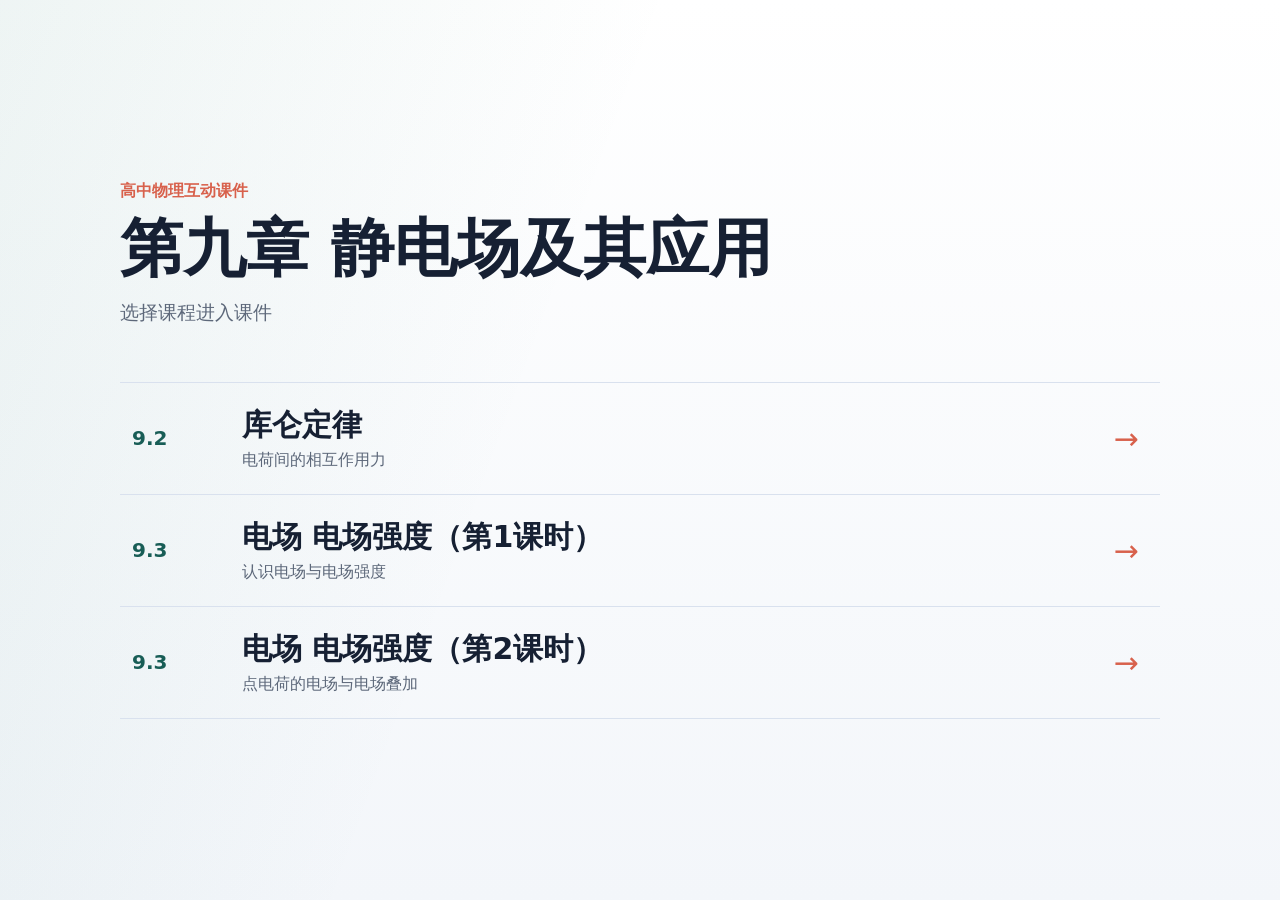
<file: index.html>
<!doctype html>
<html lang="zh-CN">
  <head>
    <meta charset="utf-8" />
    <meta name="viewport" content="width=device-width, initial-scale=1" />
    <title>第九章 静电场及其应用</title>
    <link rel="stylesheet" href="styles.css?v=10" />
  </head>
  <body class="home-page">
    <main class="course-home">
      <header class="home-heading">
        <p class="eyebrow">高中物理互动课件</p>
        <h1>第九章 静电场及其应用</h1>
        <p class="lead">选择课程进入课件</p>
      </header>

      <nav class="lesson-list" aria-label="课程列表">
        <a class="lesson-link" href="9.2/">
          <span class="lesson-number">9.2</span>
          <span class="lesson-copy">
            <strong>库仑定律</strong>
            <small>电荷间的相互作用力</small>
          </span>
          <span class="lesson-arrow" aria-hidden="true">&#8594;</span>
        </a>

        <a class="lesson-link" href="9.3.1/">
          <span class="lesson-number">9.3</span>
          <span class="lesson-copy">
            <strong>电场 电场强度（第1课时）</strong>
            <small>认识电场与电场强度</small>
          </span>
          <span class="lesson-arrow" aria-hidden="true">&#8594;</span>
        </a>

        <a class="lesson-link" href="9.3.2/">
          <span class="lesson-number">9.3</span>
          <span class="lesson-copy">
            <strong>电场 电场强度（第2课时）</strong>
            <small>点电荷的电场与电场叠加</small>
          </span>
          <span class="lesson-arrow" aria-hidden="true">&#8594;</span>
        </a>
      </nav>
    </main>
  </body>
</html>
</file>
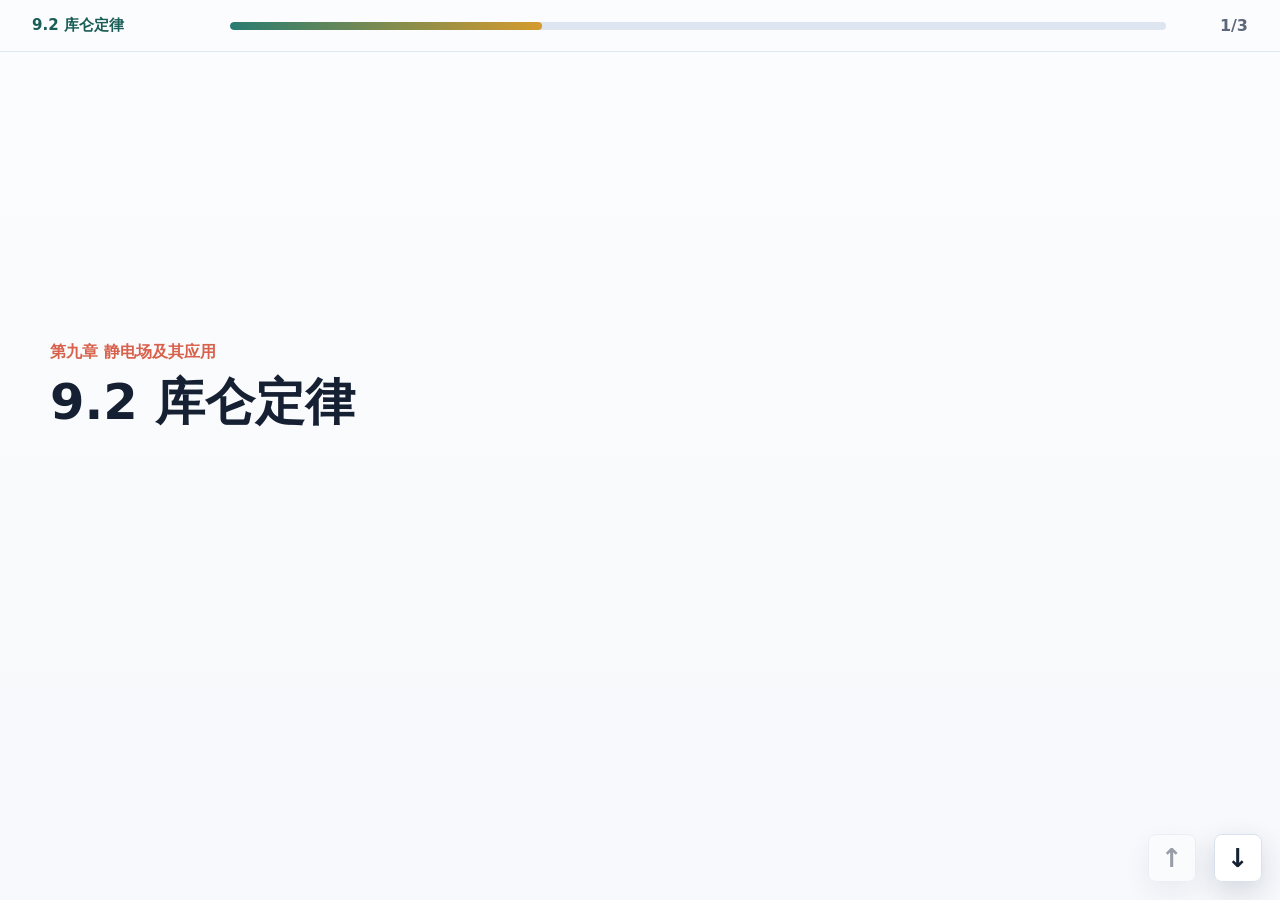
<file: 9.2/index.html>
<!doctype html>
<html lang="zh-CN">
  <head>
    <meta charset="utf-8" />
    <meta name="viewport" content="width=device-width, initial-scale=1" />
    <title>9.2 库仑定律</title>
    <link rel="stylesheet" href="../styles.css?v=10" />
  </head>
  <body data-asset-base="../" data-ggb-file="assets/9.2.ggb">
    <main class="deck" aria-label="9.2 库仑定律互动课件">
      <header class="topbar">
        <div class="course-mark"><a href="../" title="返回课程首页">9.2 库仑定律</a></div>
        <div class="progress-shell" aria-hidden="true"><div class="progress-bar" id="progressBar"></div></div>
        <div class="page-count" aria-live="polite"><span id="currentPage">1</span>/<span id="totalPages">3</span></div>
      </header>

      <section class="slides" id="slides">
        <article class="slide active" data-slide-title="导入" aria-hidden="false">
          <div class="slide-layout title-layout">
            <div class="title-copy">
              <p class="eyebrow reveal">第九章 静电场及其应用</p>
              <h1 class="reveal">9.2 库仑定律</h1>
              <p class="lead reveal">探究真空中两个静止点电荷之间相互作用力的规律。</p>
            </div>
            <div class="goal-panel reveal">
              <h2>本节目标</h2>
              <ul>
                <li>理解点电荷的理想模型</li>
                <li>掌握库仑定律的内容和适用条件</li>
                <li>会用库仑定律进行简单计算</li>
              </ul>
            </div>
            <button class="prompt-card reveal" type="button" data-flip-card>
              <span>导入问题</span>
              <strong>电荷量和距离怎样影响电荷间的作用力？</strong>
            </button>
          </div>
        </article>

        <article class="slide" data-slide-title="概念" aria-hidden="true">
          <div class="slide-layout concept-layout">
            <div class="section-heading">
              <p class="eyebrow reveal">核心规律</p>
              <h1 class="reveal">库仑力由哪些因素决定？</h1>
            </div>
            <div class="concept-grid">
              <button class="concept-card reveal" type="button" data-highlight>
                <span class="number">01</span><h2>电荷量</h2>
                <p>作用力大小与两点电荷电荷量的乘积成正比。</p>
              </button>
              <button class="concept-card reveal" type="button" data-highlight>
                <span class="number">02</span><h2>距离</h2>
                <p>作用力大小与两点电荷间距离的平方成反比。</p>
              </button>
              <button class="concept-card reveal" type="button" data-highlight>
                <span class="number">03</span><h2>方向</h2>
                <p>作用力沿两点电荷连线，同种相斥、异种相吸。</p>
              </button>
            </div>
            <div class="quiz reveal" data-quiz>
              <div><h2>课堂小测</h2><p>距离变为原来的 2 倍，库仑力变为原来的多少？</p></div>
              <div class="quiz-actions">
                <button type="button" data-answer="false">2 倍</button>
                <button type="button" data-answer="true">1/4</button>
                <button type="button" data-answer="false">1/2</button>
              </div>
              <p class="quiz-feedback" aria-live="polite"></p>
            </div>
          </div>
        </article>

        <article class="slide" data-slide-title="GeoGebra" aria-hidden="true">
          <div class="slide-layout geogebra-layout">
            <div class="section-heading">
              <p class="eyebrow reveal">动态探究</p>
              <h1 class="reveal">库仑力规律演示</h1>
              <p class="lead reveal">拖动 GeoGebra 中的对象，观察相关物理量的变化。</p>
            </div>
            <div class="ggb-stage">
              <div id="ggb-element" class="ggb-element" role="application" aria-label="GeoGebra applet"></div>
              <div class="ggb-fallback" id="ggbFallback" hidden>
                <h2>GeoGebra 暂未加载</h2><p id="ggbFallbackText">请确认 assets/9.2.ggb 已存在。</p>
              </div>
            </div>
          </div>
        </article>
      </section>

      <nav class="controls" aria-label="课件控制">
        <button class="icon-button" id="prevBtn" type="button" aria-label="上一步" title="上一步"><span aria-hidden="true">&#8593;</span></button>
        <button class="icon-button" id="nextBtn" type="button" aria-label="下一步" title="下一步"><span aria-hidden="true">&#8595;</span></button>
      </nav>
    </main>
    <script src="../script.js?v=12"></script>
  </body>
</html>
</file>
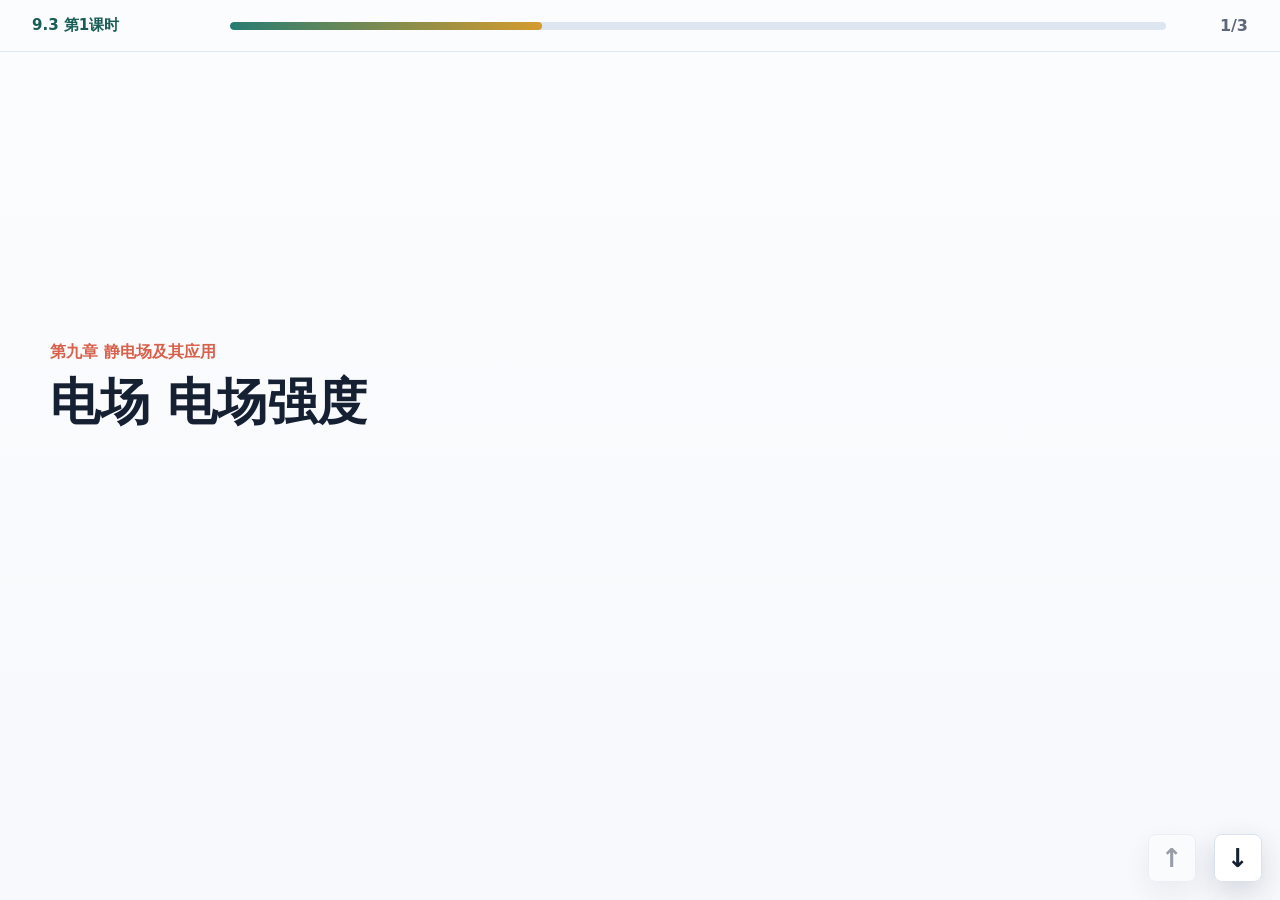
<file: 9.3.1/index.html>
<!doctype html>
<html lang="zh-CN">
  <head>
    <meta charset="utf-8" />
    <meta name="viewport" content="width=device-width, initial-scale=1" />
    <title>9.3 电场 电场强度（第1课时）</title>
    <link rel="stylesheet" href="../styles.css?v=10" />
  </head>
  <body data-asset-base="../" data-ggb-file="assets/9.3.1.ggb">
    <main class="deck" aria-label="9.3 电场 电场强度第1课时互动课件">
      <header class="topbar">
        <div class="course-mark"><a href="../" title="返回课程首页">9.3 第1课时</a></div>
        <div class="progress-shell" aria-hidden="true"><div class="progress-bar" id="progressBar"></div></div>
        <div class="page-count" aria-live="polite"><span id="currentPage">1</span>/<span id="totalPages">3</span></div>
      </header>

      <section class="slides" id="slides">
        <article class="slide active" data-slide-title="导入" aria-hidden="false">
          <div class="slide-layout title-layout">
            <div class="title-copy">
              <p class="eyebrow reveal">第九章 静电场及其应用</p>
              <h1 class="reveal">电场 电场强度</h1>
              <p class="lead reveal">第1课时：从电荷间的作用认识电场，并建立电场强度概念。</p>
            </div>
            <div class="goal-panel reveal">
              <h2>本节目标</h2>
              <ul>
                <li>知道电场是一种客观存在的物质</li>
                <li>理解试探电荷的作用</li>
                <li>理解电场强度的定义和方向</li>
              </ul>
            </div>
            <button class="prompt-card reveal" type="button" data-flip-card>
              <span>导入问题</span>
              <strong>没有直接接触的电荷，为什么能够相互作用？</strong>
            </button>
          </div>
        </article>

        <article class="slide" data-slide-title="概念" aria-hidden="true">
          <div class="slide-layout concept-layout">
            <div class="section-heading">
              <p class="eyebrow reveal">核心概念</p>
              <h1 class="reveal">怎样描述电场的强弱和方向？</h1>
            </div>
            <div class="concept-grid">
              <button class="concept-card reveal" type="button" data-highlight>
                <span class="number">01</span><h2>电场</h2>
                <p>电荷周围存在电场，电荷通过电场对其他电荷产生作用。</p>
              </button>
              <button class="concept-card reveal" type="button" data-highlight>
                <span class="number">02</span><h2>定义</h2>
                <p>电场强度等于试探电荷所受电场力与其电荷量之比。</p>
              </button>
              <button class="concept-card reveal" type="button" data-highlight>
                <span class="number">03</span><h2>方向</h2>
                <p>正电荷在该点所受电场力的方向，就是该点场强方向。</p>
              </button>
            </div>
            <div class="quiz reveal" data-quiz>
              <div><h2>课堂小测</h2><p>某点的电场强度会随试探电荷电荷量改变吗？</p></div>
              <div class="quiz-actions">
                <button type="button" data-answer="false">会改变</button>
                <button type="button" data-answer="true">不会改变</button>
              </div>
              <p class="quiz-feedback" aria-live="polite"></p>
            </div>
          </div>
        </article>

        <article class="slide" data-slide-title="GeoGebra" aria-hidden="true">
          <div class="slide-layout geogebra-layout">
            <div class="section-heading">
              <p class="eyebrow reveal">动态探究</p>
              <h1 class="reveal">电场与电场强度演示</h1>
              <p class="lead reveal">拖动 GeoGebra 中的对象，观察相关物理量的变化。</p>
            </div>
            <div class="ggb-stage">
              <div id="ggb-element" class="ggb-element" role="application" aria-label="GeoGebra applet"></div>
              <div class="ggb-fallback" id="ggbFallback" hidden>
                <h2>GeoGebra 暂未加载</h2><p id="ggbFallbackText">请确认 assets/9.3.1.ggb 已存在。</p>
              </div>
            </div>
          </div>
        </article>
      </section>

      <nav class="controls" aria-label="课件控制">
        <button class="icon-button" id="prevBtn" type="button" aria-label="上一步" title="上一步"><span aria-hidden="true">&#8593;</span></button>
        <button class="icon-button" id="nextBtn" type="button" aria-label="下一步" title="下一步"><span aria-hidden="true">&#8595;</span></button>
      </nav>
    </main>
    <script src="../script.js?v=12"></script>
  </body>
</html>
</file>
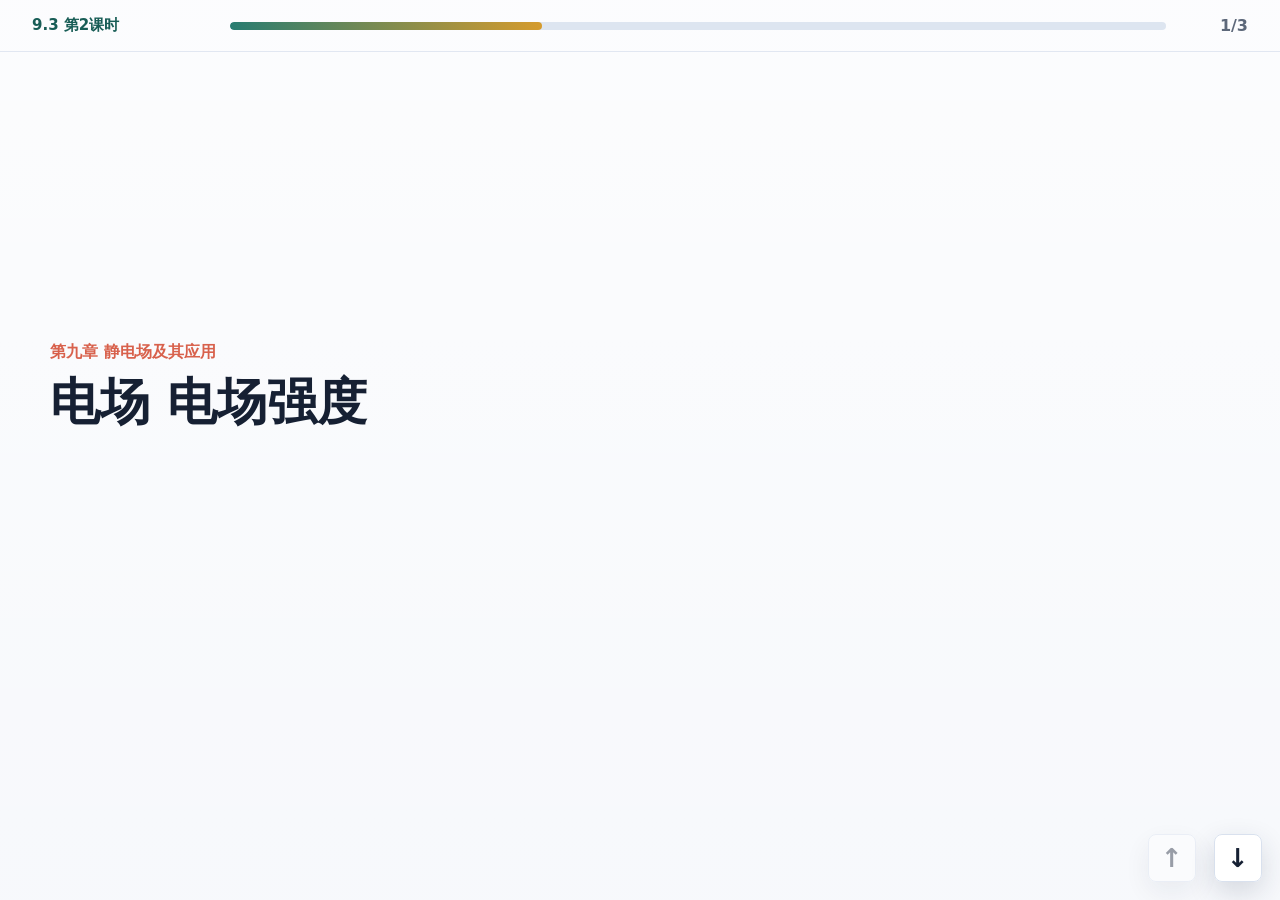
<file: 9.3.2/index.html>
<!doctype html>
<html lang="zh-CN">
  <head>
    <meta charset="utf-8" />
    <meta name="viewport" content="width=device-width, initial-scale=1" />
    <title>9.3 电场 电场强度（第2课时）</title>
    <link rel="stylesheet" href="../styles.css?v=10" />
  </head>
  <body data-asset-base="../" data-ggb-file="assets/9.3.2.ggb">
    <main class="deck" aria-label="9.3 电场 电场强度第2课时互动课件">
      <header class="topbar">
        <div class="course-mark"><a href="../" title="返回课程首页">9.3 第2课时</a></div>
        <div class="progress-shell" aria-hidden="true"><div class="progress-bar" id="progressBar"></div></div>
        <div class="page-count" aria-live="polite"><span id="currentPage">1</span>/<span id="totalPages">3</span></div>
      </header>

      <section class="slides" id="slides">
        <article class="slide active" data-slide-title="导入" aria-hidden="false">
          <div class="slide-layout title-layout">
            <div class="title-copy">
              <p class="eyebrow reveal">第九章 静电场及其应用</p>
              <h1 class="reveal">电场 电场强度</h1>
              <p class="lead reveal">第2课时：计算点电荷的电场强度，理解电场强度的叠加。</p>
            </div>
            <div class="goal-panel reveal">
              <h2>本节目标</h2>
              <ul>
                <li>会计算点电荷周围的电场强度</li>
                <li>理解场强的矢量性</li>
                <li>会用平行四边形定则叠加电场</li>
              </ul>
            </div>
            <button class="prompt-card reveal" type="button" data-flip-card>
              <span>导入问题</span>
              <strong>空间中有多个点电荷时，某点的电场由谁决定？</strong>
            </button>
          </div>
        </article>

        <article class="slide" data-slide-title="概念" aria-hidden="true">
          <div class="slide-layout concept-layout">
            <div class="section-heading">
              <p class="eyebrow reveal">规律应用</p>
              <h1 class="reveal">从单个点电荷到多个电场叠加</h1>
            </div>
            <div class="concept-grid">
              <button class="concept-card reveal" type="button" data-highlight>
                <span class="number">01</span><h2>场强大小</h2>
                <p>点电荷场强随电荷量增大而增大，随距离平方增大而减小。</p>
              </button>
              <button class="concept-card reveal" type="button" data-highlight>
                <span class="number">02</span><h2>场强方向</h2>
                <p>正点电荷的场强背离电荷，负点电荷的场强指向电荷。</p>
              </button>
              <button class="concept-card reveal" type="button" data-highlight>
                <span class="number">03</span><h2>矢量叠加</h2>
                <p>总场强等于各电荷单独存在时产生场强的矢量和。</p>
              </button>
            </div>
            <div class="quiz reveal" data-quiz>
              <div><h2>课堂小测</h2><p>两个方向相反、大小相等的场强叠加，合场强是多少？</p></div>
              <div class="quiz-actions">
                <button type="button" data-answer="true">零</button>
                <button type="button" data-answer="false">两者之和</button>
                <button type="button" data-answer="false">任意方向</button>
              </div>
              <p class="quiz-feedback" aria-live="polite"></p>
            </div>
          </div>
        </article>

        <article class="slide" data-slide-title="GeoGebra" aria-hidden="true">
          <div class="slide-layout geogebra-layout">
            <div class="section-heading">
              <p class="eyebrow reveal">动态探究</p>
              <h1 class="reveal">电场叠加演示</h1>
              <p class="lead reveal">拖动 GeoGebra 中的对象，观察相关物理量的变化。</p>
            </div>
            <div class="ggb-stage">
              <div id="ggb-element" class="ggb-element" role="application" aria-label="GeoGebra applet"></div>
              <div class="ggb-fallback" id="ggbFallback" hidden>
                <h2>GeoGebra 暂未加载</h2><p id="ggbFallbackText">请确认 assets/9.3.2.ggb 已存在。</p>
              </div>
            </div>
          </div>
        </article>
      </section>

      <nav class="controls" aria-label="课件控制">
        <button class="icon-button" id="prevBtn" type="button" aria-label="上一步" title="上一步"><span aria-hidden="true">&#8593;</span></button>
        <button class="icon-button" id="nextBtn" type="button" aria-label="下一步" title="下一步"><span aria-hidden="true">&#8595;</span></button>
      </nav>
    </main>
    <script src="../script.js?v=12"></script>
  </body>
</html>
</file>
<file: styles.css>
:root {
  color-scheme: light;
  --bg: #f5f7fb;
  --ink: #162033;
  --muted: #5d687a;
  --line: #d9e1ee;
  --surface: #ffffff;
  --surface-soft: #eef5f2;
  --accent: #287c71;
  --accent-strong: #185d56;
  --gold: #d59b2d;
  --coral: #d8614c;
  --shadow: 0 20px 60px rgba(32, 46, 68, 0.14);
}

* {
  box-sizing: border-box;
}

html,
body {
  height: 100%;
}

body {
  margin: 0;
  min-width: 320px;
  overflow: hidden;
  background:
    linear-gradient(180deg, rgba(255, 255, 255, 0.68), rgba(255, 255, 255, 0.2)),
    var(--bg);
  color: var(--ink);
  font-family:
    Inter, "PingFang SC", "Microsoft YaHei", "Noto Sans CJK SC", system-ui,
    sans-serif;
}

button {
  color: inherit;
  font: inherit;
}

.home-page {
  min-height: 100%;
  overflow: auto;
  background:
    linear-gradient(110deg, rgba(40, 124, 113, 0.08), transparent 42%),
    linear-gradient(180deg, #ffffff, #f3f6fa);
}

.course-home {
  display: grid;
  width: min(1040px, calc(100% - 40px));
  min-height: 100dvh;
  margin: 0 auto;
  padding: clamp(48px, 9vh, 104px) 0;
  align-content: center;
  gap: clamp(32px, 6vh, 64px);
}

.home-heading h1 {
  max-width: none;
  margin-bottom: 16px;
  font-size: clamp(38px, 7vh, 72px);
}

.home-heading .lead {
  font-size: 19px;
}

.lesson-list {
  display: grid;
  border-top: 1px solid var(--line);
}

.lesson-link {
  display: grid;
  grid-template-columns: 88px minmax(0, 1fr) 44px;
  align-items: center;
  gap: 22px;
  min-height: 112px;
  padding: 18px 12px;
  border-bottom: 1px solid var(--line);
  color: var(--ink);
  text-decoration: none;
  transition:
    background 180ms ease,
    padding 180ms ease;
}

.lesson-link:hover,
.lesson-link:focus-visible {
  padding-right: 4px;
  padding-left: 20px;
  background: rgba(255, 255, 255, 0.82);
  outline: none;
}

.lesson-number {
  color: var(--accent-strong);
  font-size: 20px;
  font-weight: 900;
}

.lesson-copy {
  display: grid;
  gap: 7px;
}

.lesson-copy strong {
  font-size: clamp(20px, 3vw, 30px);
  line-height: 1.25;
}

.lesson-copy small {
  color: var(--muted);
  font-size: 16px;
}

.lesson-arrow {
  color: var(--coral);
  font-size: 30px;
  text-align: center;
  transition: transform 180ms ease;
}

.lesson-link:hover .lesson-arrow,
.lesson-link:focus-visible .lesson-arrow {
  transform: translateX(5px);
}

.deck {
  display: grid;
  grid-template-rows: 52px minmax(0, 1fr);
  height: 100dvh;
  overflow: hidden;
}

.topbar,
.controls {
  display: grid;
  align-items: center;
  gap: 18px;
  padding: 0 32px;
}

.topbar {
  grid-template-columns: 180px minmax(80px, 1fr) 64px;
  border-bottom: 1px solid rgba(217, 225, 238, 0.75);
}

.course-mark {
  color: var(--accent-strong);
  font-size: 15px;
  font-weight: 800;
}

.course-mark a {
  color: inherit;
  text-decoration: none;
}

.course-mark a:hover {
  text-decoration: underline;
}

.progress-shell {
  height: 8px;
  overflow: hidden;
  border-radius: 999px;
  background: #dde5f0;
}

.progress-bar {
  width: 33.333%;
  height: 100%;
  border-radius: inherit;
  background: linear-gradient(90deg, var(--accent), var(--gold));
  transition: width 280ms ease;
}

.page-count {
  color: var(--muted);
  font-weight: 700;
  text-align: right;
}

.slides {
  position: relative;
  min-height: 0;
}

.slide {
  position: absolute;
  inset: 0;
  display: none;
  min-height: 0;
  padding: clamp(14px, 2.5vh, 28px) clamp(18px, 3.2vw, 42px);
}

.slide.active {
  display: block;
}

.slide-layout {
  display: grid;
  width: min(1180px, 100%);
  height: 100%;
  margin: 0 auto;
  align-content: center;
  gap: clamp(14px, 2.1vh, 24px);
}

.title-layout {
  grid-template-columns: minmax(0, 1.1fr) minmax(280px, 0.72fr);
}

.title-copy {
  align-self: center;
}

.eyebrow {
  margin: 0 0 14px;
  color: var(--coral);
  font-size: 16px;
  font-weight: 800;
}

h1,
h2,
p {
  margin-top: 0;
}

h1 {
  max-width: 780px;
  margin-bottom: clamp(12px, 2vh, 20px);
  font-size: clamp(34px, 5.5vh, 64px);
  line-height: 1.05;
  letter-spacing: 0;
}

h2 {
  margin-bottom: 12px;
  font-size: 24px;
  line-height: 1.2;
  letter-spacing: 0;
}

.lead {
  max-width: 680px;
  margin-bottom: 0;
  color: var(--muted);
  font-size: clamp(17px, 2.4vh, 21px);
  line-height: 1.55;
}

.goal-panel,
.prompt-card,
.quiz,
.ggb-stage {
  border: 1px solid var(--line);
  border-radius: 8px;
  background: rgba(255, 255, 255, 0.88);
  box-shadow: var(--shadow);
}

.goal-panel {
  align-self: center;
  padding: clamp(18px, 2.6vh, 26px);
}

.goal-panel ul {
  display: grid;
  gap: 14px;
  margin: 0;
  padding-left: 22px;
  color: var(--muted);
  font-size: clamp(17px, 2.3vh, 20px);
  line-height: 1.45;
}

.prompt-card {
  grid-column: 1 / -1;
  display: grid;
  grid-template-columns: 120px minmax(0, 1fr);
  align-items: center;
  gap: 24px;
  min-height: clamp(86px, 13vh, 112px);
  padding: clamp(18px, 2.5vh, 24px) 28px;
  text-align: left;
  cursor: pointer;
  transition:
    transform 180ms ease,
    border-color 180ms ease,
    background 180ms ease;
}

.prompt-card:hover,
.prompt-card.flipped {
  transform: translateY(-2px);
  border-color: rgba(40, 124, 113, 0.45);
  background: var(--surface-soft);
}

.prompt-card span {
  color: var(--accent-strong);
  font-size: 18px;
  font-weight: 800;
}

.prompt-card strong {
  font-size: clamp(22px, 3vh, 28px);
  line-height: 1.25;
}

.concept-layout,
.geogebra-layout {
  align-content: start;
}

.geogebra-layout {
  grid-template-rows: auto minmax(0, 1fr);
  align-content: stretch;
  gap: clamp(8px, 1.3vh, 14px);
}

.geogebra-layout .section-heading {
  display: grid;
  gap: 5px;
  padding-top: 0;
}

.geogebra-layout .eyebrow {
  margin-bottom: 0;
}

.geogebra-layout h1 {
  margin-bottom: 0;
  font-size: clamp(26px, 3.8vh, 44px);
}

.geogebra-layout .lead {
  font-size: clamp(14px, 1.8vh, 17px);
  line-height: 1.32;
}

.section-heading {
  padding-top: 8px;
}

.concept-grid {
  display: grid;
  grid-template-columns: repeat(3, minmax(0, 1fr));
  gap: 18px;
}

.concept-card {
  min-height: clamp(160px, 26vh, 210px);
  padding: clamp(18px, 2.4vh, 24px);
  border: 1px solid var(--line);
  border-radius: 8px;
  background: var(--surface);
  text-align: left;
  cursor: pointer;
  transition:
    transform 180ms ease,
    border-color 180ms ease,
    box-shadow 180ms ease;
}

.concept-card:hover,
.concept-card.selected {
  transform: translateY(-4px);
  border-color: rgba(40, 124, 113, 0.6);
  box-shadow: 0 16px 36px rgba(40, 124, 113, 0.16);
}

.number {
  display: inline-grid;
  width: 44px;
  height: 44px;
  margin-bottom: clamp(14px, 2vh, 20px);
  place-items: center;
  border-radius: 50%;
  background: #e5f0ed;
  color: var(--accent-strong);
  font-weight: 900;
}

.concept-card p,
.quiz p {
  color: var(--muted);
  font-size: 18px;
  line-height: 1.5;
}

.quiz {
  display: grid;
  grid-template-columns: minmax(0, 1fr) auto;
  gap: 20px;
  align-items: center;
  min-height: clamp(118px, 18vh, 150px);
  padding: clamp(18px, 2.5vh, 24px);
}

.quiz-actions {
  display: flex;
  flex-wrap: wrap;
  gap: 10px;
  justify-content: flex-end;
}

.quiz-actions button,
.text-button {
  min-height: 44px;
  border: 0;
  border-radius: 6px;
  background: var(--accent);
  color: #fff;
  cursor: pointer;
  font-weight: 800;
  transition:
    transform 160ms ease,
    background 160ms ease;
}

.quiz-actions button {
  padding: 0 16px;
}

.quiz-actions button:hover,
.text-button:hover {
  transform: translateY(-1px);
  background: var(--accent-strong);
}

.quiz-actions button.wrong {
  background: var(--coral);
}

.quiz-actions button.correct {
  background: var(--accent-strong);
}

.quiz-feedback {
  grid-column: 1 / -1;
  min-height: 28px;
  margin: 0;
  font-weight: 800;
}

.ggb-stage {
  position: relative;
  min-height: 0;
  height: 100%;
  overflow: hidden;
  background: #f8fbff;
}

.ggb-element {
  width: 100%;
  height: 100%;
  min-height: 0;
}

.ggb-fallback {
  position: absolute;
  inset: 0;
  display: grid;
  place-content: center;
  gap: 8px;
  padding: 32px;
  background: rgba(248, 251, 255, 0.96);
  text-align: center;
}

.ggb-fallback[hidden] {
  display: none;
}

.ggb-fallback h2 {
  margin-bottom: 0;
}

.ggb-fallback p {
  max-width: 620px;
  margin: 0 auto;
  color: var(--muted);
  font-size: 18px;
  line-height: 1.55;
}

.controls {
  position: fixed;
  right: 18px;
  bottom: 18px;
  z-index: 10;
  grid-template-columns: 48px 48px;
  justify-content: end;
  padding: 0;
}

.icon-button {
  display: grid;
  width: 48px;
  height: 48px;
  place-items: center;
  border: 1px solid var(--line);
  border-radius: 8px;
  background: rgba(255, 255, 255, 0.92);
  cursor: pointer;
  font-size: 26px;
  font-weight: 900;
  box-shadow: 0 10px 28px rgba(32, 46, 68, 0.16);
}

.icon-button:disabled {
  cursor: not-allowed;
  opacity: 0.42;
}

.reveal {
  opacity: 0;
  transform: translateY(18px);
  transition:
    opacity 360ms ease,
    transform 360ms ease;
}

.reveal.visible {
  opacity: 1;
  transform: translateY(0);
}

@media (max-width: 820px) {
  .course-home {
    width: min(100% - 28px, 620px);
    padding: 36px 0;
    align-content: start;
  }

  .lesson-link {
    grid-template-columns: 52px minmax(0, 1fr) 30px;
    gap: 12px;
    min-height: 104px;
    padding: 14px 4px;
  }

  .lesson-link:hover,
  .lesson-link:focus-visible {
    padding-right: 0;
    padding-left: 8px;
  }

  .lesson-copy small {
    font-size: 14px;
  }

  .deck {
    grid-template-rows: 52px minmax(0, 1fr);
  }

  .topbar {
    grid-template-columns: 132px minmax(60px, 1fr) 48px;
    padding: 0 16px;
  }

  .slide {
    padding: 18px 16px 84px;
    overflow: hidden;
  }

  .title-layout,
  .concept-grid,
  .quiz {
    grid-template-columns: 1fr;
  }

  .concept-layout {
    gap: 10px;
  }

  .concept-layout h1 {
    margin-bottom: 4px;
    font-size: clamp(27px, 5vh, 38px);
  }

  .concept-grid {
    gap: 8px;
  }

  .concept-card {
    display: grid;
    grid-template-columns: 42px minmax(0, 1fr);
    min-height: 0;
    padding: 11px 12px;
    column-gap: 10px;
  }

  .concept-card .number {
    grid-row: 1 / 3;
    width: 38px;
    height: 38px;
    margin: 0;
  }

  .concept-card h2 {
    margin-bottom: 4px;
    font-size: 18px;
  }

  .concept-card p,
  .quiz p {
    margin-bottom: 0;
    font-size: 14px;
    line-height: 1.35;
  }

  .quiz {
    min-height: 0;
    padding: 12px;
    gap: 10px;
  }

  .quiz h2 {
    margin-bottom: 4px;
    font-size: 18px;
  }

  .quiz-feedback {
    min-height: 19px;
  }

  .prompt-card {
    grid-template-columns: 1fr;
  }

  .prompt-card strong {
    font-size: 23px;
  }

  .quiz-actions {
    justify-content: stretch;
  }

  .quiz-actions button {
    flex: 1 1 130px;
  }

  .ggb-stage,
  .ggb-element {
    height: min(48vh, 420px);
  }

  .controls {
    right: 14px;
    bottom: 14px;
  }
}

@media (max-height: 680px) and (min-width: 821px) {
  .concept-grid {
    gap: 14px;
  }

  .concept-card p,
  .quiz p {
    font-size: 16px;
  }

  .ggb-stage {
    height: 100%;
  }

  .geogebra-layout .lead {
    display: none;
  }
}
</file>
